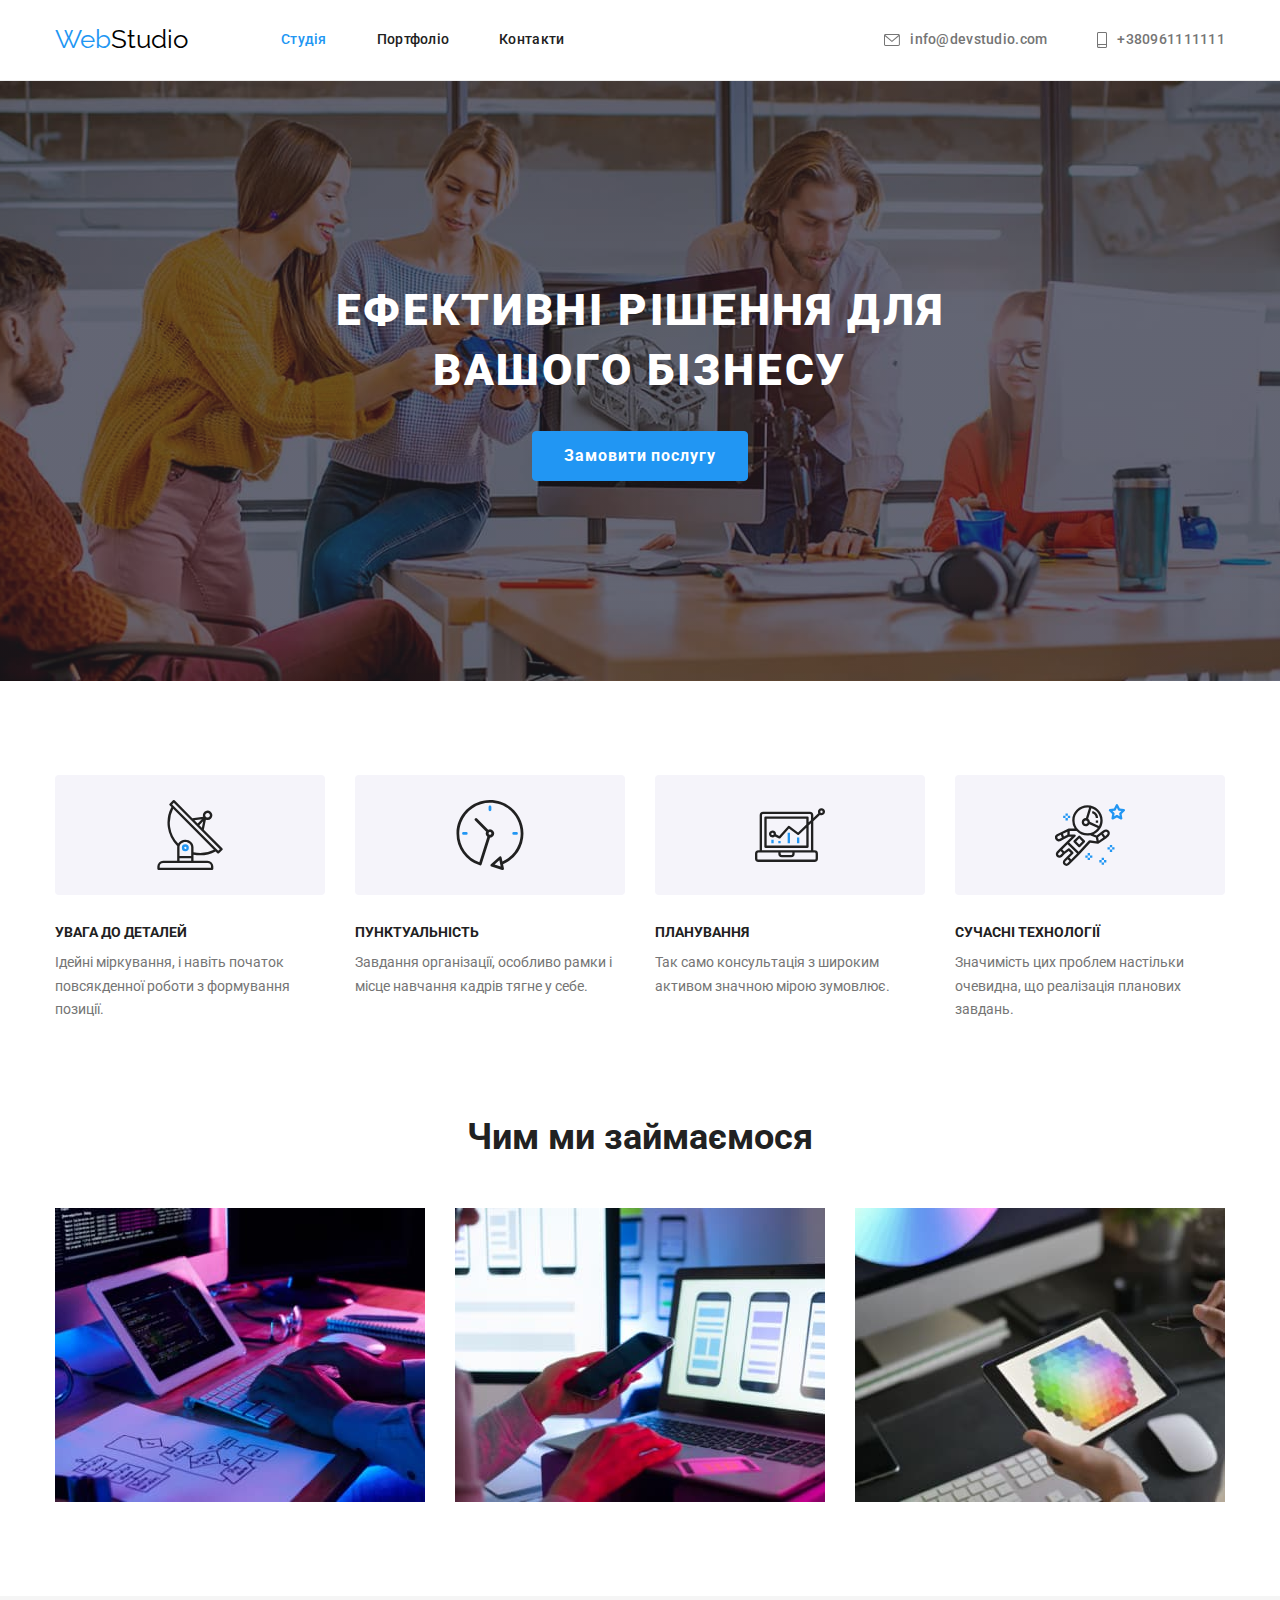
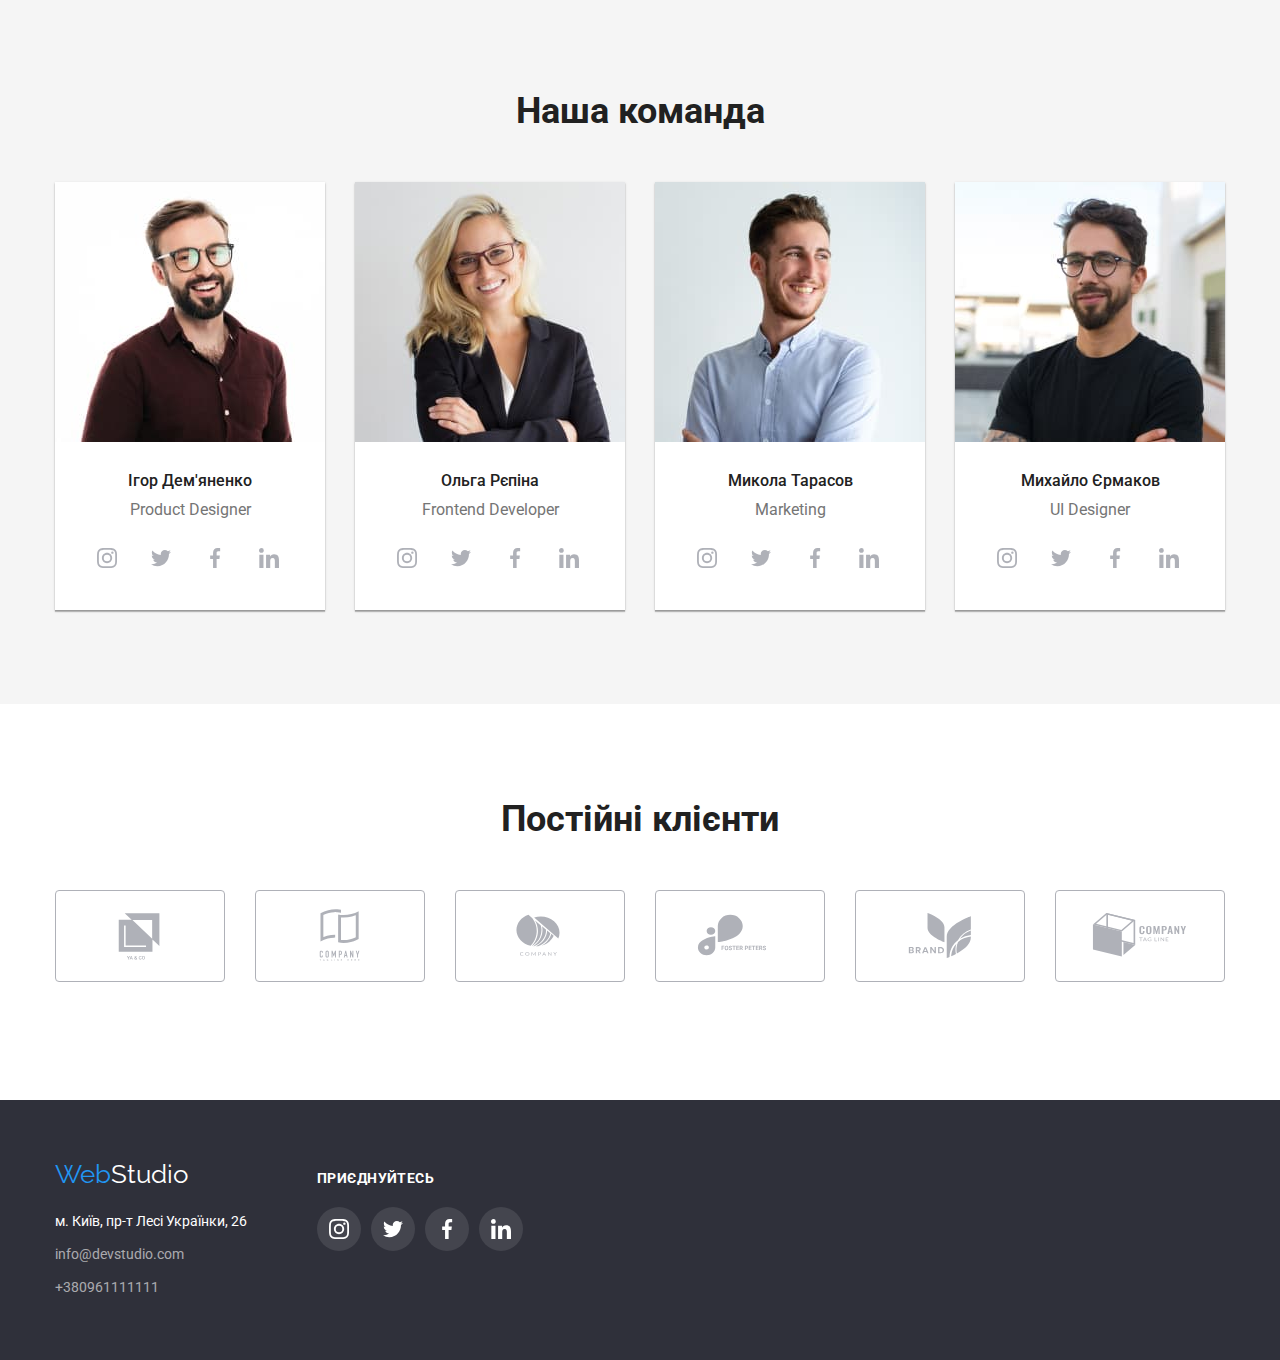
<file: index.html>
<!DOCTYPE html>
<html lang="uk">
  <head>
    <meta charset="UTF-8" />
    <meta http-equiv="X-UA-Compatible" content="IE=edge" />
    <meta name="viewport" content="width=device-width, initial-scale=1.0" />
    <title>WebStudio</title>
    <link rel="preconnect" href="https://fonts.googleapis.com" />
    <link rel="preconnect" href="https://fonts.gstatic.com" crossorigin />
    <link
      href="https://fonts.googleapis.com/css2?family=Raleway:wght@700&family=Roboto:wght@400;500;700;900&display=swap"
      rel="stylesheet"
    />
    <link
      rel="stylesheet"
      href="https://cdn.jsdelivr.net/npm/modern-normalize@1.1.0/modern-normalize.min.css"
    />
    <link rel="stylesheet" href="./css/styles.css" />
  </head>
  <body>
    <header class="top">
      <div class="container main-nav">
        <nav class="menu">
          <a class="logo list" href="./index.html"
            >Web<span class="dark-logo">Studio</span></a
          >

          <ul class="site-nav list">
            <li class="nav-item"><a href="" class="link current">Студія</a></li>
            <li class="nav-item">
              <a href="./portfolio.html" class="link">Портфоліо</a>
            </li>
            <li class="nav-item"><a href="" class="link">Контакти</a></li>
          </ul>
        </nav>

        <ul class="contact-nav list">
          <li class="cont-item">
            <a href="mailto:info@devstudio.com" class="light-contact"
              ><svg class="icon-env" width="16" height="12">
                <use href="./images/sprite.svg#icon-envelope"></use></svg
              >info@devstudio.com</a
            >
          </li>
          <li class="cont-item">
            <a href="tel:+380961111111" class="light-contact"
              ><svg width="10" height="16" class="icon-smart">
                <use href="./images/sprite.svg#icon-smartphone"></use></svg
              >+380961111111</a
            >
          </li>
        </ul>
      </div>
    </header>

    <main>
      <!-- Герой -->
      <section class="hero">
        <div class="container">
          <h1 class="hero-title">Ефективні рішення для вашого бізнесу</h1>
          <button type="button" class="hero-button">Замовити послугу</button>
        </div>
      </section>

      <section class="section-pref">
        <div class="container">
          <h2 class="visually-hidden">Переваги компанії</h2>
          <!--Приховати, тільки для читалки-->

          <ul class="pref list">
            <li class="pref-box">
              <div class="pref-back">
                <svg width="70" height="70" class="icons">
                  <use href="./images/sprite.svg#icon-antenna"></use>
                </svg>
              </div>
              <h3 class="pref-item">Увага до деталей</h3>
              <p class="pref-text">
                Ідейні міркування, і навіть початок повсякденної роботи з
                формування позиції.
              </p>
            </li>
            <li class="pref-box">
              <div class="pref-back">
                <svg width="70" height="70" class="icons">
                  <use href="./images/sprite.svg#icon-clock"></use>
                </svg>
              </div>
              <h3 class="pref-item">Пунктуальність</h3>
              <p class="pref-text">
                Завдання організації, особливо рамки і місце навчання кадрів
                тягне у себе.
              </p>
            </li>
            <li class="pref-box">
              <div class="pref-back">
                <svg width="70" height="70" class="icons">
                  <use href="./images/sprite.svg#icon-diagram"></use>
                </svg>
              </div>
              <h3 class="pref-item">Планування</h3>
              <p class="pref-text">
                Так само консультація з широким активом значною мірою зумовлює.
              </p>
            </li>
            <li class="pref-box">
              <div class="pref-back">
                <svg width="70" height="70" class="icons">
                  <use href="./images/sprite.svg#icon-astronaut"></use>
                </svg>
              </div>
              <h3 class="pref-item">Сучасні технології</h3>
              <p class="pref-text">
                Значимість цих проблем настільки очевидна, що реалізація
                планових завдань.
              </p>
            </li>
          </ul>
        </div>
      </section>

      <section class="section">
        <div class="container">
          <h2 class="section-title">Чим ми займаємося</h2>

          <ul class="box list">
            <li class="box-item">
              <img
                src="./images/tablet-screen.jpg"
                alt="програмний код на екрані планшету"
                width="370"
                class="photo"
              />
            </li>
            <li class="box-item">
              <img
                src="./images/smartphone-laptop-screen.jpg"
                alt="смартфон та екран ноутбука зі структурою майбутнього сайту"
                width="370"
                class="photo"
              />
            </li>
            <li class="box-item">
              <img
                src="./images/range-of-colors.jpg"
                alt="спектр кольорів на екрані планшету"
                width="370"
                class="photo"
              />
            </li>
          </ul>
        </div>
      </section>
      <!-- Наша команда -->
      <section class="section-team">
        <div class="container">
          <h2 class="section-title">Наша команда</h2>
          <ul class="team list">
            <li class="team-unit">
              <div class="team-box">
                <img
                  src="./images/product-designer.jpg"
                  alt="Дизайнер продукту"
                  width="270"
                  class="team-photo"
                />
                <div class="team-descr">
                  <h3 class="team-item">Ігор Дем'яненко</h3>
                  <p lang="en" class="team-text">Product Designer</p>
                  <ul class="team-icons list">
                    <li class="team-icons-back">
                      <a
                        href="https://www.instagram.com/"
                        class="icons-items list"
                      >
                        <svg width="20" height="20" class="icons-gray">
                          <use
                            href="./images/sprite.svg#icon-instagram-g"
                          ></use></svg
                      ></a>
                    </li>
                    <li class="team-icons-back">
                      <a href="https://twitter.com/" class="icons-items">
                        <svg width="20" height="20" class="icons-gray">
                          <use
                            href="./images/sprite.svg#icon-twitter-g"
                          ></use></svg
                      ></a>
                    </li>
                    <li class="team-icons-back">
                      <a href="https://www.facebook.com/" class="icons-items"
                        ><svg width="20" height="20" class="icons-gray">
                          <use
                            href="./images/sprite.svg#icon-facebook-g"
                          ></use></svg
                      ></a>
                    </li>
                    <li class="team-icons-back">
                      <a href="https://www.linkedin.com/" class="icons-items">
                        <svg width="20" height="20" class="icons-gray">
                          <use
                            href="./images/sprite.svg#icon-linkedin-g"
                          ></use></svg
                      ></a>
                    </li>
                  </ul>
                </div>
              </div>
            </li>
            <li class="team-unit">
              <div class="team-box">
                <img
                  src="./images/frontend-developer.jpg"
                  alt="Розробник"
                  width="270"
                  class="team-photo"
                />
                <div class="team-descr">
                  <h3 class="team-item">Ольга Рєпіна</h3>
                  <p lang="en" class="team-text">Frontend Developer</p>
                  <ul class="team-icons list">
                    <li class="team-icons-back">
                      <a
                        href="https://www.instagram.com/"
                        class="icons-items list"
                      >
                        <svg width="20" height="20" class="icons-gray">
                          <use
                            href="./images/sprite.svg#icon-instagram-g"
                          ></use></svg
                      ></a>
                    </li>
                    <li class="team-icons-back">
                      <a href="https://twitter.com/" class="icons-items">
                        <svg width="20" height="20" class="icons-gray">
                          <use
                            href="./images/sprite.svg#icon-twitter-g"
                          ></use></svg
                      ></a>
                    </li>
                    <li class="team-icons-back">
                      <a href="https://www.facebook.com/" class="icons-items"
                        ><svg width="20" height="20" class="icons-gray">
                          <use
                            href="./images/sprite.svg#icon-facebook-g"
                          ></use></svg
                      ></a>
                    </li>
                    <li class="team-icons-back">
                      <a href="https://www.linkedin.com/" class="icons-items">
                        <svg width="20" height="20" class="icons-gray">
                          <use
                            href="./images/sprite.svg#icon-linkedin-g"
                          ></use></svg
                      ></a>
                    </li>
                  </ul>
                </div>
              </div>
            </li>

            <li class="team-unit">
              <div class="team-box">
                <img
                  src="./images/marketing.jpg"
                  alt="Маркетинг"
                  width="270"
                  class="team-photo"
                />
                <div class="team-descr">
                  <h3 class="team-item">Микола Тарасов</h3>
                  <p lang="en" class="team-text">Marketing</p>
                  <ul class="team-icons list">
                    <li class="team-icons-back">
                      <a
                        href="https://www.instagram.com/"
                        class="icons-items list"
                      >
                        <svg width="20" height="20" class="icons-gray">
                          <use
                            href="./images/sprite.svg#icon-instagram-g"
                          ></use></svg
                      ></a>
                    </li>
                    <li class="team-icons-back">
                      <a href="https://twitter.com/" class="icons-items">
                        <svg width="20" height="20" class="icons-gray">
                          <use
                            href="./images/sprite.svg#icon-twitter-g"
                          ></use></svg
                      ></a>
                    </li>
                    <li class="team-icons-back">
                      <a href="https://www.facebook.com/" class="icons-items"
                        ><svg width="20" height="20" class="icons-gray">
                          <use
                            href="./images/sprite.svg#icon-facebook-g"
                          ></use></svg
                      ></a>
                    </li>
                    <li class="team-icons-back">
                      <a href="https://www.linkedin.com/" class="icons-items">
                        <svg width="20" height="20" class="icons-gray">
                          <use
                            href="./images/sprite.svg#icon-linkedin-g"
                          ></use></svg
                      ></a>
                    </li>
                  </ul>
                </div>
              </div>
            </li>

            <li class="team-unit">
              <div class="team-box">
                <img
                  src="./images/ui-designer.jpg"
                  alt="Графічний дизайнер"
                  width="270"
                  class="team-photo"
                />
                <div class="team-descr">
                  <h3 class="team-item">Михайло Єрмаков</h3>
                  <p lang="en" class="team-text">UI Designer</p>
                  <ul class="team-icons list">
                    <li class="team-icons-back">
                      <a
                        href="https://www.instagram.com/"
                        class="icons-items list"
                      >
                        <svg width="20" height="20" class="icons-gray">
                          <use
                            href="./images/sprite.svg#icon-instagram-g"
                          ></use></svg
                      ></a>
                    </li>
                    <li class="team-icons-back">
                      <a href="https://twitter.com/" class="icons-items">
                        <svg width="20" height="20" class="icons-gray">
                          <use
                            href="./images/sprite.svg#icon-twitter-g"
                          ></use></svg
                      ></a>
                    </li>
                    <li class="team-icons-back">
                      <a href="https://www.facebook.com/" class="icons-items"
                        ><svg width="20" height="20" class="icons-gray">
                          <use
                            href="./images/sprite.svg#icon-facebook-g"
                          ></use></svg
                      ></a>
                    </li>
                    <li class="team-icons-back">
                      <a href="https://www.linkedin.com/" class="icons-items">
                        <svg width="20" height="20" class="icons-gray">
                          <use
                            href="./images/sprite.svg#icon-linkedin-g"
                          ></use></svg
                      ></a>
                    </li>
                  </ul>
                </div>
              </div>
            </li>
          </ul>
        </div>
      </section>
      <section class="section-clients">
        <div class="conteiner">
          <h2 class="section-title">Постійні клієнти</h2>
          <ul class="clients list">
            <li class="clients-items">
              <a href="" class="clients-icons"
                ><svg class="" width="106" height="60">
                  <use href="./images/sprite.svg#icon-logo"></use></svg
              ></a>
            </li>
            <li class="clients-items">
              <a href="" class="clients-icons"
                ><svg class="" width="106" height="60">
                  <use href="./images/sprite.svg#icon-logo-1"></use></svg
              ></a>
            </li>
            <li class="clients-items">
              <a href="" class="clients-icons"
                ><svg class="" width="106" height="60">
                  <use href="./images/sprite.svg#icon-logo-2"></use></svg
              ></a>
            </li>
            <li class="clients-items">
              <a href="" class="clients-icons"
                ><svg class="" width="106" height="60">
                  <use href="./images/sprite.svg#icon-logo-3"></use></svg
              ></a>
            </li>
            <li class="clients-items">
              <a href="" class="clients-icons"
                ><svg class="" width="106" height="60">
                  <use href="./images/sprite.svg#icon-logo-4"></use></svg
              ></a>
            </li>
            <li class="clients-items">
              <a href="" class="clients-icons"
                ><svg class="" width="106" height="60">
                  <use href="./images/sprite.svg#icon-logo-5"></use></svg
              ></a>
            </li>
          </ul>
        </div>
      </section>
    </main>
    <!-- Футер -->
    <footer class="bottom-contacts">
      <div class="container">
        <div class="foot-contacts">
          <div class="aside">
            <div class="bottom-logo">
              <a href="" class="logo list"
                >Web<span class="light-logo">Studio</span></a
              >
            </div>
            <address>
              <ul class="contact list">
                <li>
                  <a
                    href="https://goo.gl/maps/CPtrU1FHBa2aNyZL9"
                    target="_blank"
                    rel="noopener noreferrer nofollow"
                    class="map"
                    >м. Київ, пр-т Лесі Українки, 26</a
                  >
                </li>
                <li>
                  <a href="mailto:info@devstudio.com" class="dark-contact"
                    >info@devstudio.com</a
                  >
                </li>
                <li>
                  <a href="tel:+380961111111" class="dark-contact"
                    >+380961111111</a
                  >
                </li>
              </ul>
            </address>
          </div>
          <div class="net-contacts">
            <p class="item-cont">Приєднуйтесь</p>
            <ul class="net-icons list">
              <li class="icons-foot">
                <a href="https://www.instagram.com" class="icons-back">
                  <svg class="icons-white" width="20" height="20">
                    <use href="./images/sprite.svg#icon-instagram-g"></use></svg
                ></a>
              </li>
              <li class="icons-foot">
                <a href="https://twitter.com" class="icons-back"
                  ><svg class="icons-white" width="20" height="20">
                    <use href="./images/sprite.svg#icon-twitter-g"></use></svg
                ></a>
              </li>
              <li class="icons-foot">
                <a href="https://www.facebook.com/" class="icons-back"
                  ><svg class="icons-white" width="20" height="20">
                    <use href="./images/sprite.svg#icon-facebook-g"></use></svg
                ></a>
              </li>
              <li class="icons-foot">
                <a href="https://linkedin.com/" class="icons-back"
                  ><svg class="icons-white" width="20" height="20">
                    <use href="./images/sprite.svg#icon-linkedin-g"></use></svg
                ></a>
              </li>
            </ul>
          </div>
        </div>
      </div>
    </footer>
  </body>
</html>
</file>
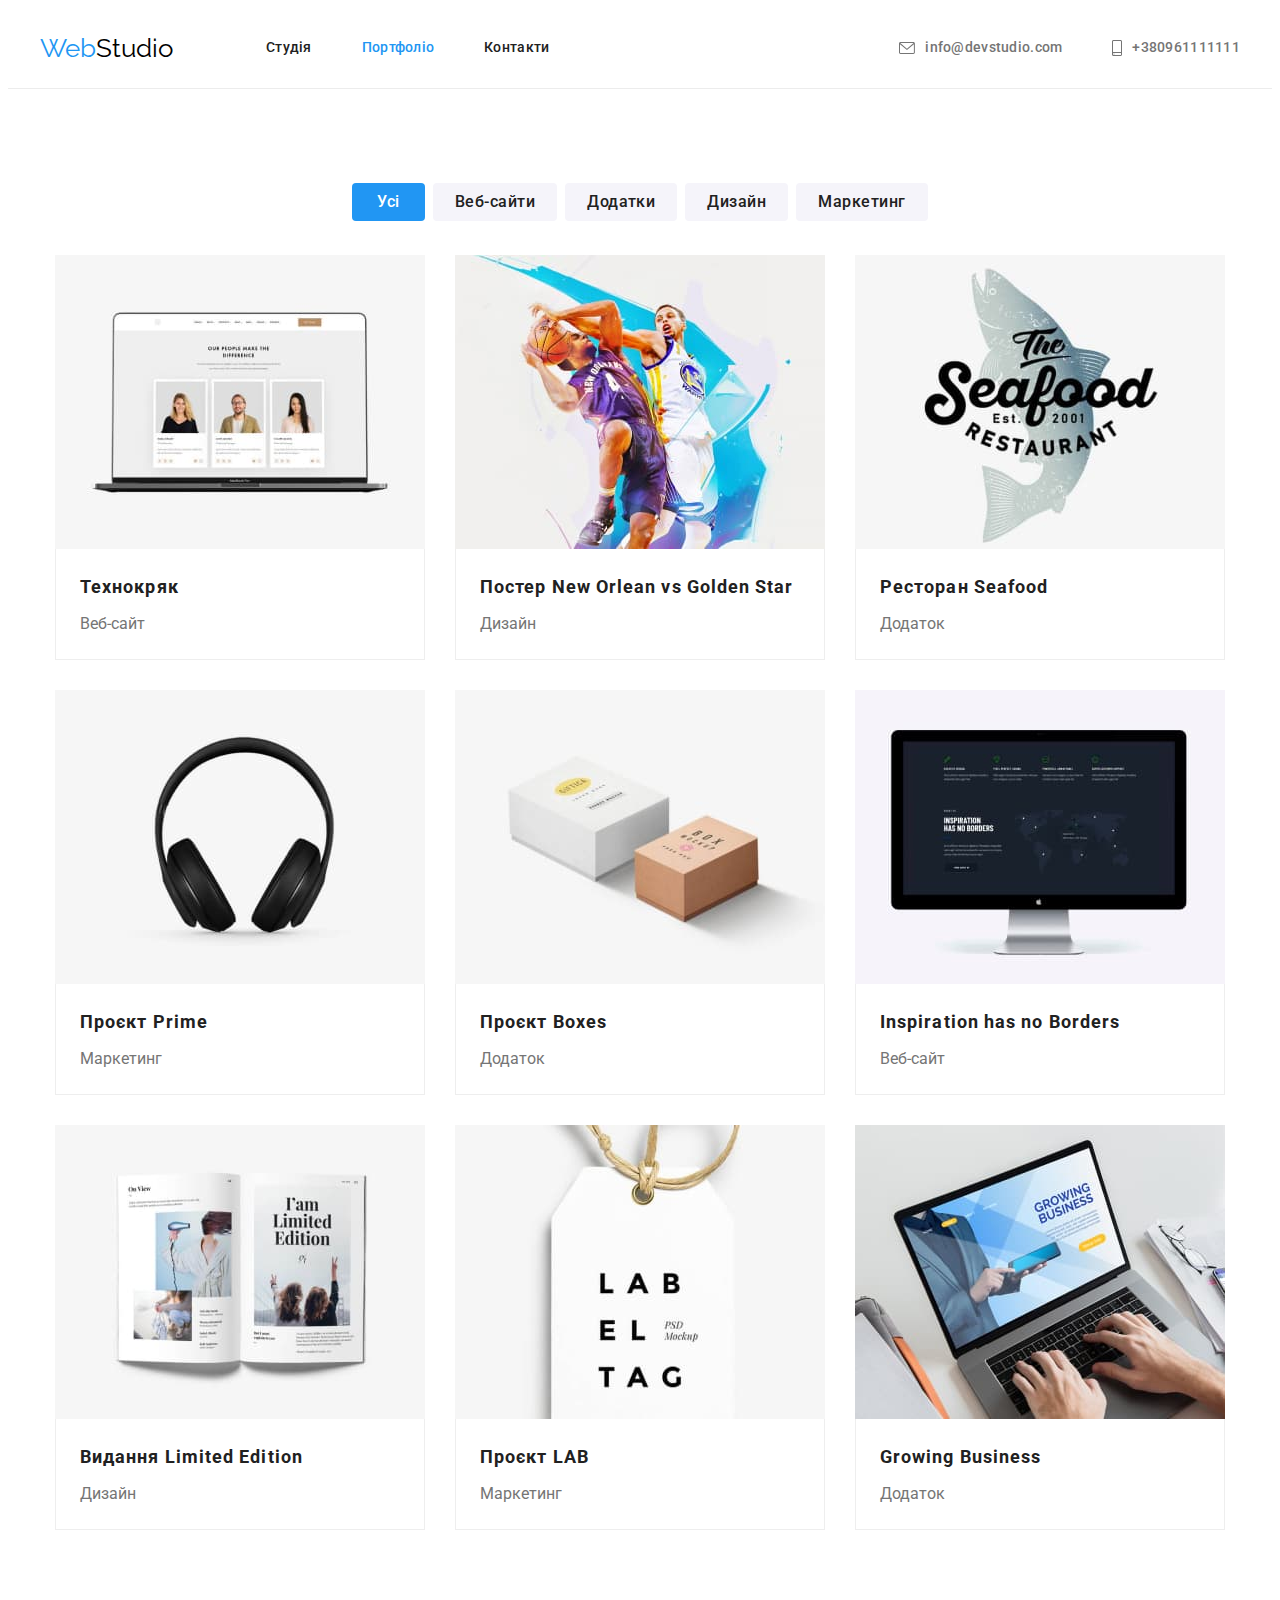
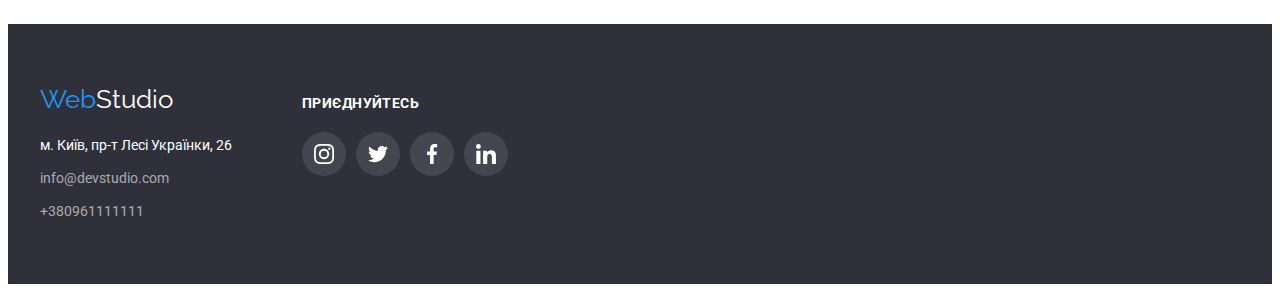
<file: portfolio.html>
<!DOCTYPE html>
<html lang="uk">
  <head>
    <meta charset="UTF-8" />
    <meta http-equiv="X-UA-Compatible" content="IE=edge" />
    <meta name="viewport" content="width=device-width, initial-scale=1.0" />
    <title>Portfolio</title>
    <link rel="preconnect" href="https://fonts.googleapis.com" />
    <link rel="preconnect" href="https://fonts.gstatic.com" crossorigin />
    <link
      href="https://fonts.googleapis.com/css2?family=Raleway:wght@700&family=Roboto:wght@400;500;700;900&display=swap"
      rel="stylesheet"
    />
    <link rel="stylesheet" href="./css/styles.css" />
  </head>
  <body>
    <header class="top">
      <div class="container main-nav">
        <nav class="menu">
          <a class="logo list" href="./index.html"
            >Web<span class="dark-logo">Studio</span></a
          >

          <ul class="site-nav list">
            <li class="nav-item">
              <a href="./index.html" class="link">Студія</a>
            </li>
            <li class="nav-item">
              <a href="./portfolio.html" class="link current">Портфоліо</a>
            </li>
            <li class="nav-item"><a href="" class="link">Контакти</a></li>
          </ul>
        </nav>

        <ul class="contact-nav list">
          <li class="cont-item">
            <a href="mailto:info@devstudio.com" class="light-contact"
              ><svg class="icon-env" width="16" height="12">
                <use href="./images/sprite.svg#icon-envelope"></use></svg
              >info@devstudio.com</a
            >
          </li>
          <li class="cont-item">
            <a href="tel:+380961111111" class="light-contact"
              ><svg width="10" height="16" class="icon-smart">
                <use href="./images/sprite.svg#icon-smartphone"></use></svg
              >+380961111111</a
            >
          </li>
        </ul>
      </div>
    </header>
    <main>
      <section class="gallery">
        <div class="container">
          <h1 class="visually-hidden">Наше Портфоліо</h1>
          <!-- Приховати заголовок -->
          <ul class="btn list">
            <li class="btn-item">
              <button type="button" class="active-button">Усі</button>
            </li>
            <li class="btn-item">
              <button type="button" class="inert-button">Веб-сайти</button>
            </li>
            <li class="btn-item">
              <button type="button" class="inert-button">Додатки</button>
            </li>
            <li class="btn-item">
              <button type="button" class="inert-button">Дизайн</button>
            </li>
            <li class="btn-item">
              <button type="button" class="inert-button">Маркетинг</button>
            </li>
          </ul>

          <ul class="gallery-grid list">
            <li class="gallery-item">
              <a
                href=""
                target="_blank"
                rel="noopener noreferrer nofollow"
                class="gallery-link"
                ><img
                  src="./images/techcrack.jpg"
                  alt="Сайт на екрані ноутбука"
                  width="370"
                  class="gallery-photo"
                />
                <div class="bor">
                  <h2 class="gallery-title">Технокряк</h2>
                  <p class="gallery-text">Веб-сайт</p>
                </div></a
              >
            </li>
            <li class="gallery-item">
              <a
                href=""
                target="_blank"
                rel="noopener noreferrer nofollow"
                class="gallery-link"
                ><img
                  src="./images/poster.jpg"
                  alt="постер з баскетболістами"
                  width="370"
                  class="gallery-photo"
                />
                <div class="bor">
                  <h2 class="gallery-title">
                    Постер New Orlean vs Golden Star
                  </h2>
                  <p class="gallery-text">Дизайн</p>
                </div></a
              >
            </li>
            <li class="gallery-item">
              <a
                href=""
                target="_blank"
                rel="noopener noreferrer nofollow"
                class="gallery-link"
              >
                <img
                  src="./images/restoran.jpg"
                  alt="лого морського ресторану"
                  width="370"
                  class="gallery-photo"
                />
                <div class="bor">
                  <h2 class="gallery-title">Ресторан Seafood</h2>
                  <p class="gallery-text">Додаток</p>
                </div></a
              >
            </li>
            <li class="gallery-item">
              <a
                href=""
                target="_blank"
                rel="noopener noreferrer nofollow"
                class="gallery-link"
                ><img
                  src="./images/prime.jpg"
                  alt="навушники"
                  width="370"
                  class="gallery-photo"
                />
                <div class="bor">
                  <h2 class="gallery-title">Проєкт Prime</h2>
                  <p class="gallery-text">Маркетинг</p>
                </div></a
              >
            </li>
            <li class="gallery-item">
              <a
                href=""
                target="_blank"
                rel="noopener noreferrer nofollow"
                class="gallery-link"
                ><img
                  src="./images/boxes.jpg"
                  alt="дві коробки"
                  width="370"
                  class="gallery-photo"
                />
                <div class="bor">
                  <h2 class="gallery-title">Проєкт Boxes</h2>
                  <p class="gallery-text">Додаток</p>
                </div></a
              >
            </li>
            <li class="gallery-item">
              <a
                href=""
                target="_blank"
                rel="noopener noreferrer nofollow"
                class="gallery-link"
                ><img
                  src="./images/inspiration.jpg"
                  alt="монітор"
                  width="370"
                  class="gallery-photo"
                />
                <div class="bor">
                  <h2 class="gallery-title">Inspiration has no Borders</h2>
                  <p class="gallery-text">Веб-сайт</p>
                </div></a
              >
            </li>
            <li class="gallery-item">
              <a
                href=""
                target="_blank"
                rel="noopener noreferrer nofollow"
                class="gallery-link"
                ><img
                  src="./images/limited-edition.jpg"
                  alt="розкрита книга"
                  width="370"
                  class="gallery-photo"
                />
                <div class="bor">
                  <h2 class="gallery-title">Видання Limited Edition</h2>
                  <p class="gallery-text">Дизайн</p>
                </div></a
              >
            </li>
            <li class="gallery-item">
              <a
                href=""
                target="_blank"
                rel="noopener noreferrer nofollow"
                class="gallery-link"
                ><img
                  src="./images/lab.jpg"
                  alt="етикетка"
                  width="370"
                  class="gallery-photo"
                />
                <div class="bor">
                  <h2 class="gallery-title">Проєкт LAB</h2>
                  <p class="gallery-text">Маркетинг</p>
                </div></a
              >
            </li>
            <li class="gallery-item">
              <a
                href=""
                target="_blank"
                rel="noopener noreferrer nofollow"
                class="gallery-link"
                ><img
                  src="./images/growing-business.jpg"
                  alt="відкритий ноутбук"
                  width="370"
                  class="gallery-photo"
                />
                <div class="bor">
                  <h2 class="gallery-title">Growing Business</h2>
                  <p class="gallery-text">Додаток</p>
                </div></a
              >
            </li>
          </ul>
        </div>
      </section>
    </main>

    <footer class="bottom-contacts">
      <div class="container">
        <div class="foot-contacts">
          <div class="aside">
            <div class="bottom-logo">
              <a href="" class="logo list"
                >Web<span class="light-logo">Studio</span></a
              >
            </div>
            <address>
              <ul class="contact list">
                <li>
                  <a
                    href="https://goo.gl/maps/CPtrU1FHBa2aNyZL9"
                    target="_blank"
                    rel="noopener noreferrer nofollow"
                    class="map"
                    >м. Київ, пр-т Лесі Українки, 26</a
                  >
                </li>
                <li>
                  <a href="mailto:info@devstudio.com" class="dark-contact"
                    >info@devstudio.com</a
                  >
                </li>
                <li>
                  <a href="tel:+380961111111" class="dark-contact"
                    >+380961111111</a
                  >
                </li>
              </ul>
            </address>
          </div>
          <div class="net-contacts">
            <p class="item-cont">Приєднуйтесь</p>
            <ul class="net-icons list">
              <li class="icons-foot">
                <a href="https://www.instagram.com" class="icons-back">
                  <svg class="icons-white" width="20" height="20">
                    <use href="./images/sprite.svg#icon-instagram-g"></use></svg
                ></a>
              </li>
              <li class="icons-foot">
                <a href="https://twitter.com" class="icons-back"
                  ><svg class="icons-white" width="20" height="20">
                    <use href="./images/sprite.svg#icon-twitter-g"></use></svg
                ></a>
              </li>
              <li class="icons-foot">
                <a href="https://www.facebook.com/" class="icons-back"
                  ><svg class="icons-white" width="20" height="20">
                    <use href="./images/sprite.svg#icon-facebook-g"></use></svg
                ></a>
              </li>
              <li class="icons-foot">
                <a href="https://linkedin.com/" class="icons-back"
                  ><svg class="icons-white" width="20" height="20">
                    <use href="./images/sprite.svg#icon-linkedin-g"></use></svg
                ></a>
              </li>
            </ul>
          </div>
        </div>
      </div>
    </footer>
  </body>
</html>
</file>
<file: css/styles.css>
:root {
  --primery-text-color: #757575;
  --title-text-color: #212121;
  --main-light-color: #ffffff;
  --accent-color: #2196f3;
  --secondary-accent-color: #188ce8;
  --logo-dark-color: #000000;
  --main-dark-color: #2f303a;
  --secondary-light-color: #f5f5f5;
  --secondary-text-light-color: rgba(255, 255, 255, 0.6);
  --buttons-color: #f5f4fa;
}

.list {
  list-style: none;
  padding: 0;
  margin: 0;
}
.link {
  text-decoration: none;
}

body {
  background-color: var(--main-light-color);
  color: var(--primery-text-color);
  font-family: Roboto, sans-serif;
  font-size: 14px;
  /* letter-spacing: 0.03em; */
}

.container {
  width: 1200px;
  margin: auto;
  padding-left: 15px;
  padding-right: 15px;
}

.section-pref,
.section,
.section-team,
.gallery {
  padding-top: 94px;
  padding-bottom: 94px;
}

img {
  display: block;
  max-width: 100%;
  height: auto;
}

/* header */

.top {
  border-bottom: 1px solid #ececec;
  /* box-shadow: 0px 4px 4px 0 rgba(0, 0, 0, 0.25); */
}

.menu {
  background-color: var(--main-light-color);
  display: flex;
  align-items: center;
}
.main-nav {
  display: flex;
  align-items: center;
}
/* logo */
.logo {
  color: var(--accent-color);
  font-family: Raleway, sans-serif;
  font-size: 26px;
  text-decoration: none;
}
.dark-logo {
  color: var(--logo-dark-color);
}

/* nav contact */
.site-nav .link {
  display: flex;
  padding-top: 32px;
  padding-bottom: 32px;
  color: var(--title-text-color);
  font-weight: 500;
  line-height: 1.14;
  letter-spacing: 0.02em;
  text-decoration: none;
}

.site-nav {
  display: flex;
  margin-left: 93px;
}

.site-nav .nav-item + .nav-item {
  margin-left: 50px;
}

.contact-nav {
  display: flex;
  align-content: center;
  margin-left: auto;
}

.contact-nav .cont-item + .cont-item {
  margin-left: 50px;
}

.icon-env {
  display: flex;
  height: 12px;
  width: 16px;
  fill: currentColor;
}

.icon-smart {
  display: flex;
  height: 16px;
  width: 10px;
  fill: currentColor;
}

/* .icon-env:hover,
.icon-smart:hover {
  fill: var(--accent-color);
} */

.cont-item {
  display: flex;
  gap: 10px;
  align-items: center;
}

.light-contact {
  display: flex;
  align-items: center;
  gap: 10px;
  padding-top: 32px;
  padding-bottom: 32px;
  color: var(--primery-text-color);
  font-weight: 500;
  line-height: 1.14;
  letter-spacing: 0.02em;
  text-decoration: none;
}

.link:hover,
.link:focus,
.light-contact:hover,
.light-contact:focus {
  color: var(--accent-color);
  fill: var(--accent-color);
}
.link.current {
  color: var(--accent-color);
}

/* hero */
.hero {
  display: flex;
  background-color: var(--main-dark-color);
  padding: 200px 0;
  margin-left: auto;
  margin-right: auto;
  max-width: 1600px;
  background-size: cover;
  background-repeat: no-repeat;
  background-position: center;
  background-image: linear-gradient(
      to right,
      rgba(47, 48, 58, 0.4),
      rgba(47, 48, 58, 0.4)
    ),
    url(../images/hero.jpg);
}

.hero-title {
  display: flex;
  margin: auto;
  margin-top: 0;
  margin-bottom: 30px;
  text-align: center;
  color: var(--main-light-color);
  font-weight: 900;
  font-size: 44px;
  line-height: 1.36;
  letter-spacing: 0.06em;
  text-transform: uppercase;
  width: 696px;
}

.hero-button {
  display: flex;
  margin: auto;
  justify-content: center;
  align-items: center;
  padding: 5px;
  border-radius: 4px;
  width: 216px;
  height: 50px;
  border: 1px solid var(--accent-color);
  background-color: var(--accent-color);
  color: var(--main-light-color);
  font-family: inherit;
  font-weight: 700;
  font-size: 16px;
  line-height: 1.89;
  text-align: Center;
  letter-spacing: 0.06em;
  cursor: pointer;
}
.hero-button:hover,
.hero-button:focus {
  background-color: var(--secondary-accent-color);
}
/* section Preference */

.visually-hidden {
  position: absolute;
  white-space: nowrap;
  width: 1px;
  height: 1px;
  overflow: hidden;
  border: 0;
  padding: 0;
  clip: rect(0 0 0 0);
  clip-path: inset(50%);
  margin: -1px;
}

.pref-back {
  display: flex;
  justify-content: center;
  align-items: center;
  margin-bottom: 30px;
  width: 270px;
  height: 120px;
  background-color: rgba(245, 244, 250, 1);
  border-radius: 4px;
}

.pref {
  display: flex;
}

.pref .pref-box + .pref-box {
  margin-left: 30px;
}

.pref-box {
  width: 270px;
}

.section-pref {
  line-height: 1.71;
}
.pref-item {
  margin-top: 0;
  margin-bottom: 10px;
  font-size: 14px;
  font-weight: 700;
  line-height: 1.14;
  text-transform: uppercase;
}
.pref-text {
  margin-top: 0;
  margin-bottom: 0;
}

.section-title,
.pref-item,
.team-item {
  color: var(--title-text-color);
  margin-top: 0;
}

.section-title {
  margin-bottom: 50px;
  font-size: 36px;
  line-height: 1.167;
  text-align: center;
}
/* section business */

.section {
  padding-top: 0;
}

.box {
  display: flex;
}

.box-item {
  display: flex;
}

.box .box-item + .box-item {
  margin-left: 30px;
}

/* section team */
.section-team {
  background-color: var(--secondary-light-color);
  font-size: 16px;
  line-height: 1.18;
}

.team-descr {
  padding: 30px;
}

.team-item {
  margin-bottom: 10px;
  font-weight: 500;
  font-size: 16px;
  text-align: center;
}

.team-text {
  margin-top: 0;
  margin-bottom: 16px;
  text-align: center;
}

.team {
  display: flex;
}
.team .team-unit + .team-unit {
  margin-left: 30px;
}

.team-box {
  background-color: var(--main-light-color);
  box-shadow: 0 2px 1px rgba(0, 0, 0, 0.2), 0 1px 1px rgba(0, 0, 0, 0.14),
    0 1px 3px rgba(0, 0, 0, 0.12);
}

.team-icons-back {
  height: 44px;
  width: 44px;
}

.team-icons {
  display: flex;
  justify-content: center;
  width: 206px;
  height: 44px;
  gap: 10px;
}

.icons-items {
  display: flex;
  justify-content: center;
  align-items: center;
  height: 100%;
  width: 100%;
  fill: #afb1b8;
}

.icons-items:hover,
.icons-items:focus {
  border-radius: 50%;
  background-color: var(--accent-color);
  fill: var(--main-light-color);
}

/* clients */
.section-clients {
  padding-top: 94px;
  padding-bottom: 118px;
}

.clients {
  display: flex;
  justify-content: center;
  gap: 30px;
}

.clients-items {
  width: 170px;
  height: 92px;
}

.clients-icons {
  display: flex;
  justify-content: center;
  align-items: center;
  width: 100%;
  height: 100%;
  border: 1px solid #afb1b8;
  border-radius: 4px;
  fill: #afb1b8;
}

.clients-icons:hover,
.clients-icons:focus {
  fill: var(--accent-color);
  border-color: var(--accent-color);
}

/* footer */

.bottom-contacts {
  padding-top: 60px;
  padding-bottom: 60px;
}

.bottom-logo {
  margin-bottom: 20px;
}

.light-logo {
  color: var(--main-light-color);
}
.bottom-contacts {
  background-color: var(--main-dark-color);
}
.map {
  margin-bottom: 9px;
  color: var(--main-light-color);
  text-decoration: none;
}
.dark-contact {
  margin-bottom: 9px;
  color: var(--secondary-text-light-color);
  text-decoration: none;
}
.dark-contact:hover,
.dark-contact:focus {
  color: var(--accent-color);
}

.contact {
  line-height: 1.71;
  font-style: normal;
  display: flex;
  flex-direction: column;
  gap: 9px;
}

.foot-contacts {
  display: flex;
  align-items: baseline;
  gap: 70px;
}

.icons-foot {
  width: 44px;
  height: 44px;
}

.item-cont {
  margin: 0px;
  color: var(--main-light-color);
  font-size: 14px;
  font-weight: 700;
  line-height: 1.14;
  text-transform: uppercase;
  letter-spacing: 0.03em;
}

.net-contacts {
  display: flex;
  flex-direction: column;
  gap: 20px;
  width: 206px;
}

.net-icons {
  display: flex;
  gap: 10px;
  width: 206px;
}

.icons-back {
  display: flex;
  justify-content: center;
  align-items: center;
  width: 100%;
  height: 100%;
  background-color: rgba(255, 255, 255, 0.1);
  border-radius: 50%;
  fill: var(--main-light-color);
}

.icons-back:hover {
  background-color: var(--accent-color);
}

/* Portfolio button */
.inert-button {
  padding: 6px 22px;
  border-radius: 4px;
  border: 0;
  background-color: var(--buttons-color);
  color: var(--title-text-color);
  font-family: inherit;
  font-weight: 500;
  font-size: 16px;
  line-height: 1.625;
  letter-spacing: 0.03em;
  cursor: pointer;
}
.inert-button:hover,
.inert-button:focus {
  background-color: var(--accent-color);
  color: var(--main-light-color);
  letter-spacing: 0.03em;
}
.active-button {
  padding: 6px 25px;
  border-radius: 4px;
  border: 0;
  background-color: var(--accent-color);
  color: var(--main-light-color);
  font-family: inherit;
  font-weight: 500;
  font-size: 16px;
  line-height: 1.625;
  letter-spacing: 0.03em;
  cursor: pointer;
}

.btn {
  display: flex;
  justify-content: center;
  margin-bottom: 34px;
}

.btn .btn-item + .btn-item {
  margin-left: 8px;
}

/* Portfolio gallery */

.gallery-grid {
  display: flex;
  flex-wrap: wrap;
  justify-content: center;
  margin-top: -30px;
  margin-right: -30px;
}

.gallery-item {
  /* flex-basis: calc((100%-20px) /3-20px); */
  margin-right: 30px;
  margin-top: 30px;
}

.gallery-title {
  margin-top: 0;
  margin-bottom: 4px;
  color: var(--title-text-color);
  font-size: 18px;
  line-height: 2;
  letter-spacing: 0.06em;
}

.gallery-text {
  margin-top: 0;
  margin-bottom: 0px;
}

.gallery-link {
  display: block;
  text-decoration: none;
  color: inherit;
  font-size: 16px;
  line-height: 1.88;
}

.gallery-link:hover,
.gallery-link:focus {
  box-shadow: 1px 4px 6px rgba(0, 0, 0, 0.16), 0 4px 4px rgba(0, 0, 0, 0.06),
    0 1px 1px rgba(0, 0, 0, 0.12);
}

.gallery-photo {
  display: block;
  max-width: 100%;
  height: auto;
}

.bor {
  padding: 20px 24px;
  display: block;
  border-bottom: 1px solid #eeeeee;
  border-left: 1px solid #eeeeee;
  border-right: 1px solid #eeeeee;
}
</file>
